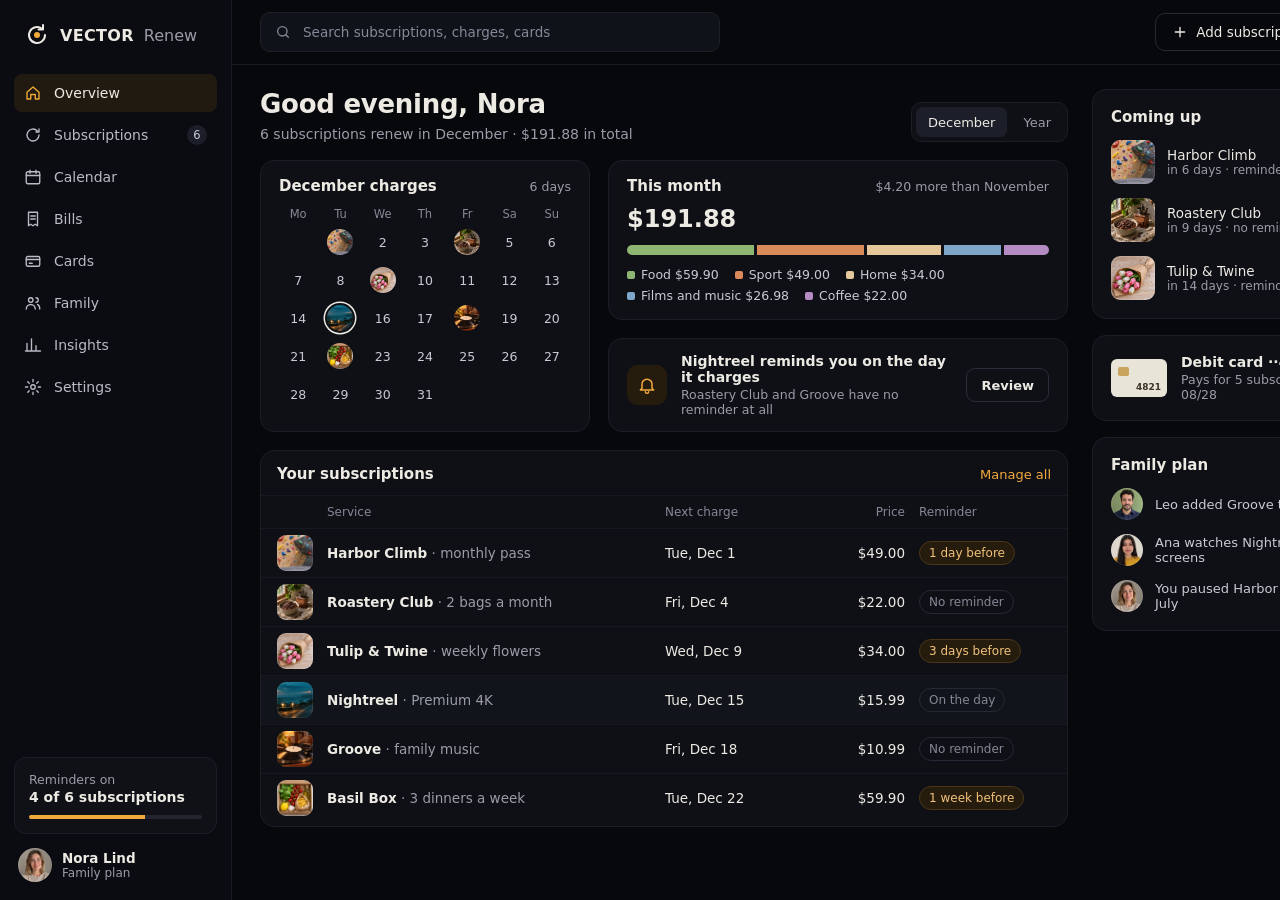
<file: index.html>
<!doctype html>
<html lang="en">
<head>
  <meta charset="utf-8">
  <meta name="viewport" content="width=device-width,initial-scale=1">
  <title>Remind Before the Charge — veraetogrex_portfolio</title>
  <link rel="stylesheet" href="style.css">
  <style>body{margin:0;min-height:100vh;display:grid;place-items:center;background:#07080c;overflow:auto}</style>
</head>
<body>
  <!-- Remind Before the Charge · the whole VECTOR Renew screen · zero dependencies · github.com/veraetogrex-portfolio -->
  <section class="sr" aria-label="VECTOR Renew" data-assets="assets/"></section>
  <script src="script.js"></script>
</body>
</html>
</file>
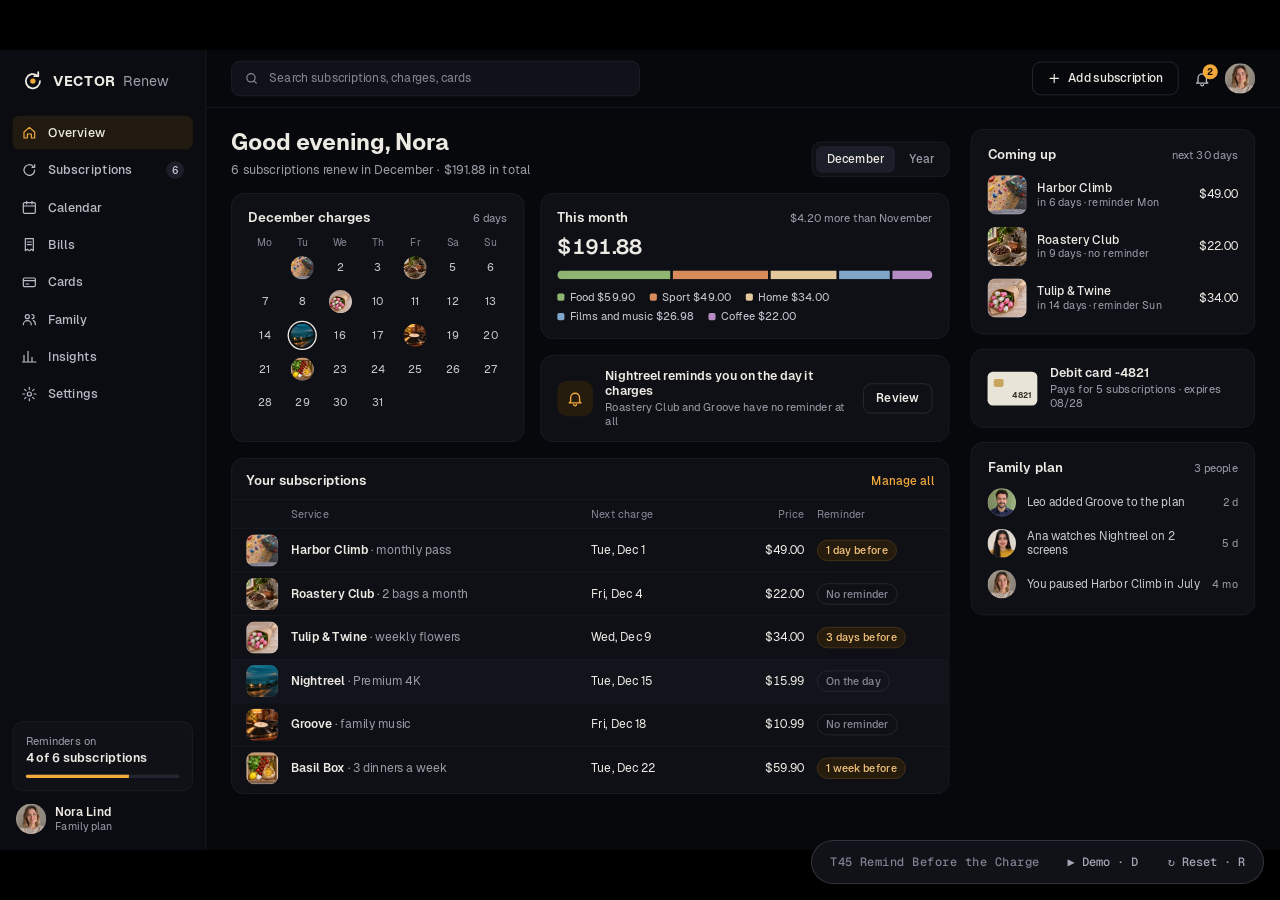
<file: mockup/sub-remind.html>
<!doctype html>
<html lang="en">
<head>
<meta charset="utf-8">
<meta name="viewport" content="width=device-width,initial-scale=1">
<title>T45 Remind Before the Charge — the bell leaves the charge day</title>
<link rel="stylesheet" href="_shared/nocturne.css">
<link rel="stylesheet" href="../style.css">
<style>
  /* the whole app screen from ../, in Nocturne type; no grid on the app screen */
  #stage{background:#07080C}
  #stage .sr{position:absolute;left:0;top:0;--font:var(--f-text)}
  body.autoplay #stage :focus-visible{outline:none}
  body.autoplay #li-cursor{transition:none}   /* visible from frame one, no fade at the loop seam */
  #li-cursor svg{transform:scale(1.5);transform-origin:4px 3px}   /* the hand stays readable in a phone-sized reel */
  #li-cursor.down svg{transform:scale(1.3)}
</style>
</head>
<body>
<div id="stage" data-title="T45 Remind Before the Charge" data-url="veraetogrex-portfolio.github.io/sub-remind">
  <section class="sr" aria-label="VECTOR Renew" data-assets="../assets/"></section>
</div>
<script src="_shared/stage.js"></script>
<script src="../script.js"></script>
<script>
const app = document.querySelector('.sr').renewApp;
const at = sel => { const r = Stage.rect(document.querySelector(sel)); return [r.cx, r.cy]; };
const REST = [1010, 610];
// one act: overview → Nightreel, the bell sits on the charge day → "3 days before", the bell moves to Sat 12 → Save, the push preview
Stage.init({
  reset: () => app.reset(),
  cursorStart: REST,
  async demo(s) {
    const t0 = performance.now();
    await s.until(t0, 1000);                          // the whole overview at rest first
    const [rx, ry] = at('[data-open]');
    await s.move([rx - 100, ry], 600);                // the Nightreel row, on the empty space after the name
    await s.until(t0, 1900);
    await s.click(null, { hold: 110 });               // → Nightreel: the bell stands on Tue 15 over the $15.99 tag
    await s.until(t0, 3000);
    const [ox, oy] = at('.sr-opt[data-lead="3"] input');
    await s.move([ox - 6, oy - 2], 550);              // on the left of the radio, so the hand does not cover "3 days before" and "Sat, Dec 12"
    await s.until(t0, 3800);
    await s.click(null, { hold: 120 });               // 3 days before: the bell lifts off the 15th and lands on Sat 12, 0.74 s, the bracket trails it
    await s.until(t0, 6150);                          // the camera holds the strip: bell on 12, tag on 15, "3 days to decide", 1.55 s
    const [sx, sy] = at('[data-save]');
    await s.move([sx + 120, sy - 8], 500);            // the upper right end of the button: the hand stays off "Reminder saved" and the note under it
    await s.until(t0, 6800);
    await s.click(null, { hold: 120 });               // Save reminder: "Reminder saved", the push for Sat, Dec 12 replaces the summary
    await s.until(t0, 9300);                          // close-up on the panel, then the camera pulls back to the whole screen and stops
  },
});
</script>
</body>
</html>
</file>
<file: style.css>
/* VECTOR Renew · remind before the charge — zero dependencies. The whole 1440×900 app screen. */
.sr{
  --sr-bg:#07080C; --sr-side:#0B0C11; --sr-panel:#0E1016; --sr-well:#10121A; --sr-tile:#0F1117; --sr-cell:#12141B;
  --sr-line:#191B23; --sr-line-2:#1E2029; --sr-line-3:#262935; --sr-row:#171922;
  --sr-text:#EDEAE3; --sr-text-2:#C9CBD4; --sr-muted:#9A9CA8; --sr-dim:#858896;
  --sr-bell:#F2A93B; --sr-bell-soft:#F2C27A; --sr-bell-bg:#261C0E; --sr-bell-pick:#1E170D; --sr-bell-nav:#211A10; --sr-bell-line:#4A3518; --sr-bell-edge:#6B4A1E; --sr-on-bell:#1A1206;
  --sr-paper:#EDEAE3; --sr-note-paper:#E9E4D8; --sr-ink:#14110C;
  --sr-ease:cubic-bezier(.77,0,.175,1); --sr-out:cubic-bezier(.16,1,.3,1); --sr-state:cubic-bezier(.23,1,.32,1);
  position:relative; width:1440px; height:900px; overflow:hidden; display:flex;
  background:var(--sr-bg); color:var(--sr-text); font-family:var(--font, Geist, system-ui, sans-serif);
  font-size:14px; line-height:normal; -webkit-font-smoothing:antialiased;
}
.sr :where(*, *::before, *::after){box-sizing:border-box}
.sr :where(h1, h2, p, fieldset, legend){margin:0; padding:0; border:0}
.sr :where(button){font:inherit; color:inherit; cursor:pointer; background:none; border:0; padding:0}
.sr :where(a){color:inherit; text-decoration:none}
.sr :where(img){display:block; max-width:none}
.sr :where(i){font-style:normal}
.sr :where(button, a, input):focus-visible{outline:2px solid var(--sr-bell); outline-offset:2px}
.sr .sr-sr{position:absolute; width:1px; height:1px; overflow:hidden; clip:rect(0 0 0 0); white-space:nowrap}
.sr .sr-ph{position:relative; overflow:hidden; display:block; flex:none; background:#1A1C24; outline:1px solid rgba(255,255,255,.08); outline-offset:-1px}
.sr .sr-ph img{width:100%; height:100%; object-fit:cover}
.sr .sr-card{background:var(--sr-panel); border:1px solid #1B1E27; border-radius:14px}
.sr .sr-muted{color:var(--sr-muted)}
.sr .sr-num{font-variant-numeric:tabular-nums}
.sr .sr-h2{font-size:15px; font-weight:600}
.sr .sr-sec-h{display:flex; align-items:baseline; justify-content:space-between}
.sr .sr-small{font-size:12.5px; color:var(--sr-muted)}
.sr .sr-link{font-size:13px; color:var(--sr-bell); font-weight:500}
.sr .sr-btn{height:34px; padding:0 14px; border-radius:9px; border:1px solid #2A2D39; font-size:13px; font-weight:600; transition:border-color .15s}
.sr .sr-btn:hover{border-color:#3A3E4C}

/* sidebar */
.sr .sr-side{width:232px; flex:none; background:var(--sr-side); border-right:1px solid var(--sr-line); display:flex; flex-direction:column; gap:4px; padding:22px 14px 18px}
.sr .sr-logo{display:flex; align-items:center; gap:10px; padding:0 10px 22px; font-size:16px}
.sr .sr-logo b{font-weight:700; letter-spacing:.02em}
.sr .sr-logo span{color:var(--sr-muted)}
.sr .sr-nav{display:flex; align-items:center; gap:12px; height:38px; padding:0 10px; border-radius:8px; color:#B9BBC6; font-weight:500; transition:background-color .2s, color .2s}
.sr .sr-nav:hover{color:var(--sr-text)}
.sr .sr-nav.is-on{background:var(--sr-bell-nav); color:var(--sr-text)}
.sr .sr-nav.is-on svg{color:var(--sr-bell)}
.sr .sr-count{margin-left:auto; min-width:20px; height:20px; border-radius:10px; background:#1C1F29; color:var(--sr-text-2); font-size:11.5px; display:grid; place-items:center}
.sr .sr-side-foot{margin-top:auto; display:flex; flex-direction:column; gap:14px}
.sr .sr-tile{padding:14px; border-radius:12px; background:var(--sr-tile); border:1px solid #1B1E27}
.sr .sr-bar{height:4px; border-radius:2px; background:#22252F; margin-top:10px; display:flex; overflow:hidden}
.sr .sr-bar span{background:var(--sr-bell)}
.sr .sr-me{display:flex; align-items:center; gap:10px; padding:0 4px}

/* top bar */
.sr .sr-col{flex:1; min-width:0; display:flex; flex-direction:column}
.sr .sr-top{height:65px; flex:none; display:flex; align-items:center; gap:14px; padding:0 28px; border-bottom:1px solid var(--sr-line)}
.sr .sr-search{flex:1; max-width:460px; height:40px; border-radius:10px; background:var(--sr-well); border:1px solid var(--sr-line-2); display:flex; align-items:center; gap:10px; padding:0 14px; color:var(--sr-dim); font-size:13.5px}
.sr .sr-search input{flex:1; border:0; background:transparent; color:var(--sr-text); font:inherit; outline:none}
.sr .sr-search input::placeholder{color:var(--sr-dim)}
.sr .sr-top-r{margin-left:auto; display:flex; align-items:center; gap:8px}
.sr .sr-ghost{height:38px; padding:0 16px; border-radius:10px; border:1px solid var(--sr-line-3); font-size:13.5px; font-weight:500; display:flex; align-items:center; gap:8px}
.sr .sr-ib{width:36px; height:36px; border-radius:50%; color:#B9BBC6; display:inline-grid; place-items:center; position:relative}
.sr .sr-dot{position:absolute; top:2px; right:0; min-width:17px; height:17px; border-radius:9px; background:var(--sr-bell); color:var(--sr-on-bell); font-size:10.5px; font-weight:700; display:grid; place-items:center}

/* views */
.sr .sr-views{flex:1; min-height:0; position:relative}
.sr .sr-view{position:absolute; inset:0; display:flex; opacity:0; visibility:hidden; transition:opacity .28s var(--sr-out), visibility 0s .28s}
.sr .sr-view.is-on{opacity:1; visibility:visible; transition:opacity .28s var(--sr-out)}

/* overview */
.sr .sr-over{gap:24px; padding:24px 28px}
.sr .sr-over-main{flex:1; min-width:0; display:flex; flex-direction:column; gap:18px}
.sr .sr-h1{font-size:26px; font-weight:700; letter-spacing:-.01em; line-height:1.2}
.sr .sr-sub{margin-top:6px; font-size:14px; color:var(--sr-muted)}
.sr .sr-tabs{display:flex; gap:4px; padding:4px; border-radius:10px; background:var(--sr-panel); border:1px solid #1B1E27}
.sr .sr-tabs button{height:30px; padding:0 12px; border-radius:7px; color:var(--sr-muted); font-size:13px; font-weight:500}
.sr .sr-tabs button[aria-pressed="true"]{background:#1C1F29; color:var(--sr-text)}
.sr .sr-cal{display:grid; grid-template-columns:repeat(7, 1fr); gap:4px; text-align:center}
.sr .sr-cal-h{font-size:11.5px; color:var(--sr-dim); margin-bottom:4px}
.sr .sr-cd{height:34px; border-radius:8px; display:grid; place-items:center; font-size:12.5px; color:var(--sr-text-2); position:relative}
.sr .sr-cd .sr-t{position:absolute; left:50%; top:50%; width:26px; height:26px; margin:-13px 0 0 -13px; border-radius:50%; overflow:hidden; background:#1A1C24; box-shadow:0 0 0 2px var(--sr-panel)}
.sr .sr-cd .sr-t img{width:100%; height:100%; object-fit:cover}
.sr .sr-cd .sr-t.is-pick{box-shadow:0 0 0 2px var(--sr-panel), 0 0 0 3.5px var(--sr-text)}
.sr .sr-split{height:10px; border-radius:5px; display:flex; gap:3px; overflow:hidden}
.sr .sr-legend{display:flex; flex-wrap:wrap; gap:6px 16px; margin-top:12px; font-size:12.5px; color:var(--sr-text-2)}
.sr .sr-legend span{display:flex; align-items:center; gap:6px}
.sr .sr-legend i{width:8px; height:8px; border-radius:2px}
.sr .sr-hint-ic{width:40px; height:40px; border-radius:11px; background:var(--sr-bell-bg); display:grid; place-items:center; color:var(--sr-bell); flex:none}
.sr .sr-row{display:grid; grid-template-columns:36px 1fr 130px 96px 132px; align-items:center; gap:14px; height:49px; padding:0 16px; border-top:1px solid var(--sr-row); font-size:13.5px; transition:background-color .15s}
.sr a.sr-row:hover, .sr a.sr-row.li-hover{background:#141720}
.sr .sr-row.is-flag{background:var(--sr-cell)}
.sr .sr-row-h{height:33px; font-size:12px; color:var(--sr-dim)}
.sr .sr-row b{font-weight:600}
.sr .sr-rem{display:inline-flex; align-items:center; gap:6px; height:24px; padding:0 9px; border-radius:12px; font-size:12px; font-weight:500; white-space:nowrap; border:1px solid #262935; color:var(--sr-dim)}
.sr .sr-rem.is-on{background:var(--sr-bell-bg); color:var(--sr-bell-soft); border-color:var(--sr-bell-line)}
.sr .sr-over-side{width:320px; flex:none; display:flex; flex-direction:column; gap:16px}
.sr .sr-box{padding:18px; display:flex; flex-direction:column; gap:14px}
.sr .sr-li{display:flex; align-items:center; gap:12px}
.sr .sr-li > div{flex:1}
.sr .sr-card-chip{width:56px; height:38px; border-radius:6px; background:var(--sr-note-paper); position:relative; flex:none}
.sr .sr-feed{display:flex; gap:12px; align-items:center; font-size:13px; color:var(--sr-text-2)}
.sr .sr-feed span:nth-child(2){flex:1}
.sr .sr-feed span:last-child{font-size:12px; color:var(--sr-muted)}

/* subscription */
.sr .sr-sub-main{flex:1; min-width:0; display:flex; flex-direction:column; gap:16px; padding:20px 28px}
.sr .sr-crumbs{font-size:13px; color:var(--sr-muted)}
.sr .sr-crumbs a{color:var(--sr-text-2)}
.sr .sr-chip{display:inline-flex; align-items:center; gap:6px; height:26px; padding:0 10px; border-radius:13px; border:1px solid var(--sr-line-3); font-size:12.5px; color:var(--sr-text-2); white-space:nowrap}
.sr .sr-strip{position:relative; width:780px; height:140px}
.sr .sr-days{display:flex; gap:4px}
.sr .sr-day{width:52px; height:140px; border-radius:10px; background:var(--sr-cell); border:1px solid var(--sr-line); padding-top:10px; text-align:center; flex:none;
  transition:background-color .25s var(--sr-state), border-color .25s var(--sr-state)}
.sr .sr-day .w{display:block; font-size:11.5px; color:var(--sr-dim)}
.sr .sr-day .n{display:block; font-size:18px; font-weight:600; margin-top:3px; font-variant-numeric:tabular-nums; transition:color .25s var(--sr-state)}
.sr .sr-day.we .n{color:var(--sr-muted)}
.sr .sr-day.is-charge{background:#171A22; border-color:#3A3D49}
.sr .sr-day.is-charge .n{color:var(--sr-text)}
/* the day the bell lands on lights up once the bell is there */
.sr .sr-day.is-remind:not(.is-charge){background:var(--sr-bell-bg); border-color:var(--sr-bell-edge); transition-delay:.62s}
.sr .sr-day.is-remind:not(.is-charge) .n{color:var(--sr-bell-soft); transition-delay:.62s}
/* the charge tag: a paper object, it never moves */
.sr .sr-tag{position:absolute; left:499px; top:102px; width:62px; height:28px; border-radius:7px; background:var(--sr-paper); color:var(--sr-ink); font-size:13px; font-weight:700; display:grid; place-items:center; font-variant-numeric:tabular-nums; box-shadow:0 2px 6px rgba(0,0,0,.45)}
/* the reminder bell: one transform carries it along the strip, the inner block lifts it off the date */
.sr .sr-bell{position:absolute; left:510px; top:62px; width:40px; height:30px; transform:translateX(calc(var(--lead, 0) * -56px)); transition:transform .74s var(--sr-ease); z-index:2}
.sr .sr-bell i{width:100%; height:100%; border-radius:8px; background:var(--sr-bell); color:var(--sr-on-bell); display:grid; place-items:center; box-shadow:0 2px 6px rgba(0,0,0,.45)}
.sr .sr-bell.is-hop i{animation:sr-hop .74s var(--sr-ease)}
@keyframes sr-hop{
  0%{transform:none; box-shadow:0 2px 6px rgba(0,0,0,.45)}
  30%{transform:translateY(-12px) scale(1.08); box-shadow:0 16px 22px rgba(0,0,0,.6)}
  72%{transform:translateY(-8px) scale(1.06); box-shadow:0 12px 18px rgba(0,0,0,.55)}
  100%{transform:none; box-shadow:0 2px 6px rgba(0,0,0,.45)}
}
/* the bracket from the bell to the charge: a 7-day line scaled from its right end, it trails the bell */
.sr .sr-span{position:absolute; left:158px; top:76px; width:372px; border-top:2px solid var(--sr-bell); transform-origin:100% 0; transform:scaleX(var(--span, 0)); transition:transform .74s var(--sr-ease)}
.sr .sr-tick{position:absolute; left:528px; top:76px; height:26px; border-left:2px solid var(--sr-bell); opacity:0; transition:opacity .2s}
.sr .sr-span-t{position:absolute; top:56px; width:140px; text-align:center; font-size:12.5px; font-weight:600; color:var(--sr-bell-soft); white-space:nowrap; opacity:0; transform:translateY(4px); transition:opacity .2s, transform .2s var(--sr-out)}
.sr .sr-span-t span{background:var(--sr-panel); border-radius:4px; padding:0 4px}
.sr[data-lead]:not([data-lead="0"]) .sr-tick{opacity:1}
.sr[data-lead]:not([data-lead="0"]) .sr-span-t{opacity:1; transform:none; transition:opacity .3s .6s, transform .3s .6s var(--sr-out)}
.sr .sr-hist{display:grid; grid-template-columns:1fr 92px 64px; align-items:center; height:41px; border-top:1px solid var(--sr-row); font-size:13.5px}
.sr .sr-watch{display:flex; align-items:center; gap:12px}
.sr .sr-watch > div{flex:1}
.sr .sr-watch .sr-bar span{background:var(--sr-text-2); border-radius:2px}

/* reminder panel */
.sr .sr-rp{width:340px; flex:none; border-left:1px solid var(--sr-line); background:var(--sr-side); padding:22px 24px 20px; display:flex; flex-direction:column; gap:16px}
.sr .sr-rp h2{font-size:17px; font-weight:600}
.sr .sr-label{font-size:12.5px; color:var(--sr-muted); margin-bottom:8px}
.sr .sr-opts{display:flex; flex-direction:column; gap:8px}
.sr .sr-opt{display:flex; align-items:center; gap:12px; padding:11px 14px; border-radius:12px; border:1px solid var(--sr-line-3); cursor:pointer; transition:border-color .15s, background-color .15s}
.sr .sr-opt:hover, .sr .sr-opt.li-hover{border-color:#4A3E2A}
.sr .sr-opt:has(input:checked){border-color:var(--sr-bell); background:var(--sr-bell-pick)}
.sr .sr-opt input{width:16px; height:16px; accent-color:var(--sr-bell); margin:0; flex:none}
.sr .sr-opt b{display:block; font-size:14px; font-weight:600}
.sr .sr-opt small{display:block; font-size:12.5px; color:var(--sr-muted); margin-top:2px}
.sr .sr-segs{display:flex; gap:4px; padding:4px; border-radius:10px; background:var(--sr-cell); border:1px solid var(--sr-line-2)}
.sr .sr-seg{flex:1; height:34px; border-radius:7px; color:#B9BBC6; font-size:13px; font-weight:500}
.sr .sr-seg[aria-pressed="true"]{background:#22252F; color:var(--sr-text)}
.sr .sr-time{height:32px; padding:0 12px; border-radius:9px; border:1px solid var(--sr-line-3); display:inline-flex; align-items:center; gap:8px; font-variant-numeric:tabular-nums}
.sr .sr-sw{width:34px; height:20px; border-radius:10px; background:#2A2D39; position:relative; flex:none; transition:background-color .15s}
.sr .sr-sw i{position:absolute; left:2px; top:2px; width:16px; height:16px; border-radius:50%; background:var(--sr-text-2); transition:transform .2s var(--sr-state), background-color .15s}
.sr .sr-sw[aria-checked="true"]{background:var(--sr-bell)}
.sr .sr-sw[aria-checked="true"] i{transform:translateX(14px); background:var(--sr-on-bell)}
/* summary and notification share one slot: the dark summary gives way to the paper notification */
.sr .sr-slot{display:grid}
.sr .sr-slot > *{grid-area:1 / 1}
.sr .sr-sum{align-self:start; border-radius:12px; background:var(--sr-cell); border:1px solid var(--sr-line-2); padding:12px 14px; display:flex; flex-direction:column; gap:8px; font-size:13px; transition:opacity .15s}
.sr .sr-sum > div{display:flex; justify-content:space-between}
.sr .sr-sum-r{color:var(--sr-bell-soft); font-weight:600}
.sr .sr-note{border-radius:12px; background:var(--sr-note-paper); color:var(--sr-ink); padding:12px 14px; display:flex; gap:12px; align-items:flex-start; box-shadow:0 6px 18px rgba(0,0,0,.5);
  opacity:0; visibility:hidden; transform:translateY(14px) scale(.96); transform-origin:50% 100%; transition:opacity .2s, transform .2s, visibility 0s .2s}
.sr .sr-note > div{flex:1; min-width:0}
.sr .sr-note-h{display:flex; justify-content:space-between; font-size:11.5px; color:#5C574C}
.sr .sr-note-t{font-size:13.5px; font-weight:700; margin-top:2px}
.sr .sr-note-s{font-size:12.5px; color:#3A3428; margin-top:2px}
.sr[data-saved="true"] .sr-sum{opacity:0}
.sr[data-saved="true"] .sr-note{opacity:1; visibility:visible; transform:none; transition:opacity .25s .08s, transform .5s .08s var(--sr-out)}
.sr .sr-act{margin-top:auto; display:flex; flex-direction:column; gap:10px}
.sr .sr-save{height:46px; border-radius:12px; border:1px solid var(--sr-line-3); background:#14161D; color:var(--sr-dim); font-size:15px; font-weight:600; display:flex; align-items:center; justify-content:center; gap:8px;
  transition:background-color .2s, color .2s, border-color .2s, transform .15s var(--sr-out)}
.sr .sr-save:disabled{cursor:default}
.sr .sr-save:not(:disabled){background:var(--sr-bell); border-color:var(--sr-bell); color:var(--sr-on-bell)}
.sr .sr-save:not(:disabled):active{transform:scale(.97)}
.sr .sr-save svg{display:none}
.sr[data-saved="true"] .sr-save{background:var(--sr-bell-bg); border-color:var(--sr-bell); color:var(--sr-text)}
.sr[data-saved="true"] .sr-save svg{display:block; color:var(--sr-bell); animation:sr-pop .3s var(--sr-out)}
.sr .sr-foot{font-size:12px; color:var(--sr-muted); text-align:center}
@keyframes sr-pop{from{transform:scale(.25); opacity:0}}

.sr.is-instant *, .sr.is-instant *::before{transition:none !important; animation:none !important}

@media (prefers-reduced-motion: reduce){
  .sr .sr-bell, .sr .sr-span, .sr .sr-view, .sr .sr-note{transition-duration:.01s}
  .sr .sr-bell.is-hop i{animation:none}
}
</file>
<file: mockup/_shared/nocturne.css>
/* Nocturne — shared base styles for the mockups */
@font-face{font-family:"Chakra Petch";font-weight:500;font-display:swap;src:url(fonts/chakra-petch-latin-500-normal.woff2) format("woff2")}
@font-face{font-family:"Chakra Petch";font-weight:600;font-display:swap;src:url(fonts/chakra-petch-latin-600-normal.woff2) format("woff2")}
@font-face{font-family:"Chakra Petch";font-weight:700;font-display:swap;src:url(fonts/chakra-petch-latin-700-normal.woff2) format("woff2")}
@font-face{font-family:"Geist";font-weight:400;font-display:swap;src:url(fonts/geist-sans-latin-400-normal.woff2) format("woff2")}
@font-face{font-family:"Geist";font-weight:500;font-display:swap;src:url(fonts/geist-sans-latin-500-normal.woff2) format("woff2")}
@font-face{font-family:"Geist";font-weight:600;font-display:swap;src:url(fonts/geist-sans-latin-600-normal.woff2) format("woff2")}
@font-face{font-family:"Geist";font-weight:700;font-display:swap;src:url(fonts/geist-sans-latin-700-normal.woff2) format("woff2")}
@font-face{font-family:"Geist Mono";font-weight:400;font-display:swap;src:url(fonts/geist-mono-latin-400-normal.woff2) format("woff2")}
@font-face{font-family:"Geist Mono";font-weight:500;font-display:swap;src:url(fonts/geist-mono-latin-500-normal.woff2) format("woff2")}

:root{
  --void:#07080C; --panel:#0E1016; --panel-2:#111218; --raise:#1A1B24; --raise-2:#22252F;
  --glass:rgba(255,255,255,.05); --glass-strong:rgba(255,255,255,.12);
  --line:rgba(255,255,255,.08); --line-2:rgba(255,255,255,.14);
  --text:#F2F3F7; --text-2:#A4A7B6; --text-3:#7F8293;
  --pulse:#7C6CFF; --pulse-btn:#6A5AF9; --pulse-soft:#A69BFF; --pulse-pale:#C9C2FF;
  --ion:#3FE0D0; --flare:#FF7A45; --pink:#FF6FB5; --amber:#FFB547;
  --daylight:#F4F5F8;
  --r-field:10px; --r-card:14px; --r-panel:20px;
  --f-display:"Chakra Petch","Geist",system-ui,sans-serif;
  --f-text:"Geist","Inter",system-ui,-apple-system,sans-serif;
  --f-mono:"Geist Mono",ui-monospace,"SF Mono",Menlo,monospace;
  --ease-out:cubic-bezier(.2,.8,.2,1);
  --ease-io:cubic-bezier(.65,0,.35,1);
  --ease-back:cubic-bezier(.34,1.56,.64,1);
}
*,*::before,*::after{box-sizing:border-box}
html,body{margin:0;height:100%;background:#000;color:var(--text);font-family:var(--f-text);-webkit-font-smoothing:antialiased;overflow:hidden}
button,input,textarea{font:inherit;color:inherit}
button{cursor:pointer;background:none;border:0;padding:0}

/* viewport and scaling */
.li-viewport{position:fixed;inset:0;overflow:hidden;background:#000}
.li-shell{position:absolute;left:50%;top:50%;transform-origin:50% 50%}
#stage{position:relative;width:1440px;height:900px;overflow:hidden;background:var(--void);isolation:isolate}
#stage.grid::before{content:"";position:absolute;inset:0;pointer-events:none;z-index:0;
  background-image:linear-gradient(var(--line) 1px,transparent 1px),linear-gradient(90deg,var(--line) 1px,transparent 1px);
  background-size:48px 48px;background-position:-1px -1px;opacity:.45;
  -webkit-mask-image:radial-gradient(ellipse 75% 70% at 50% 50%,#000 30%,transparent 100%);
          mask-image:radial-gradient(ellipse 75% 70% at 50% 50%,#000 30%,transparent 100%)}

/* browser frame (?frame) */
.li-browser{width:1440px;border-radius:18px;overflow:hidden;background:#15161D;box-shadow:0 0 0 1px rgba(255,255,255,.08),0 40px 120px rgba(0,0,0,.6)}
.li-browser-bar{height:46px;display:flex;align-items:center;gap:16px;padding:0 18px;background:#121319;border-bottom:1px solid var(--line)}
.li-dots{display:flex;gap:8px}.li-dots i{width:12px;height:12px;border-radius:50%;background:#2A2C36;display:block}
.li-dots i:nth-child(1){background:#FF5F57}.li-dots i:nth-child(2){background:#FEBC2E}.li-dots i:nth-child(3){background:#28C840}
.li-url{flex:0 1 520px;margin:0 auto;height:28px;border-radius:8px;background:#1C1D25;display:flex;align-items:center;justify-content:center;gap:8px;font:500 13px var(--f-mono);color:var(--text-2);letter-spacing:.02em}
.li-url::before{content:"";width:9px;height:11px;border:1.5px solid var(--text-3);border-radius:2px 2px 3px 3px;border-top-width:4px;opacity:.7}

/* demo cursor */
#li-cursor{position:absolute;left:0;top:0;width:28px;height:28px;z-index:9999;pointer-events:none;opacity:0;transition:opacity .2s;will-change:transform;filter:drop-shadow(0 4px 10px rgba(0,0,0,.55))}
#li-cursor.on{opacity:1}
#li-cursor svg{display:block;transform-origin:4px 3px;transition:transform .12s var(--ease-out)}
#li-cursor.down svg{transform:scale(.82)}
#li-cursor.grab .arrow{display:none}#li-cursor:not(.grab) .hand{display:none}
.li-ripple{position:absolute;width:44px;height:44px;margin:-22px 0 0 -22px;border-radius:50%;border:2px solid rgba(255,255,255,.85);pointer-events:none;z-index:9998;animation:li-ripple .5s var(--ease-out) forwards}
@keyframes li-ripple{from{transform:scale(.3);opacity:.9}to{transform:scale(1.35);opacity:0}}
#stage.demo-running, #stage.demo-running *{cursor:none!important}

/* control pill outside the stage (interactive mode only) */
.li-controls{position:fixed;right:16px;bottom:16px;z-index:10;display:flex;gap:6px;padding:6px;border-radius:999px;background:rgba(20,21,28,.86);border:1px solid var(--line-2);backdrop-filter:blur(10px);font:500 12px var(--f-mono);letter-spacing:.04em}
.li-controls button{padding:7px 12px;border-radius:999px;color:var(--text-2)}
.li-controls button:hover{background:var(--raise-2);color:var(--text)}
.li-controls .li-title{padding:7px 10px 7px 12px;color:var(--text-3)}
body.autoplay .li-controls,body.clean .li-controls{display:none}

/* shared primitives */
.mono{font-family:var(--f-mono);letter-spacing:.08em;text-transform:uppercase}
.display{font-family:var(--f-display);text-transform:uppercase;letter-spacing:.02em}
.btn{display:inline-flex;align-items:center;justify-content:center;gap:10px;height:52px;padding:0 26px;border-radius:var(--r-field);background:var(--pulse-btn);color:#fff;font:600 17px var(--f-text);box-shadow:0 0 0 1px rgba(255,255,255,.1) inset,0 10px 30px -10px rgba(124,108,255,.8)}
.btn.ghost{background:var(--glass);box-shadow:0 0 0 1px var(--line-2) inset;color:var(--text)}
.field{height:56px;border-radius:var(--r-field);background:rgba(255,255,255,.035);border:1px solid var(--line-2);padding:0 18px;display:flex;align-items:center;font-size:18px;color:var(--text);outline:none;transition:border-color .2s,box-shadow .2s}
.field:focus,.field.focus{border-color:var(--pulse);box-shadow:0 0 0 4px rgba(124,108,255,.18)}
.card{background:var(--panel);border:1px solid var(--line);border-radius:var(--r-panel)}
.hud-corners{position:absolute;inset:-10px;pointer-events:none;
  background:
   linear-gradient(var(--c,var(--line-2)) 0 0) left top/18px 1px no-repeat,linear-gradient(var(--c,var(--line-2)) 0 0) left top/1px 18px no-repeat,
   linear-gradient(var(--c,var(--line-2)) 0 0) right top/18px 1px no-repeat,linear-gradient(var(--c,var(--line-2)) 0 0) right top/1px 18px no-repeat,
   linear-gradient(var(--c,var(--line-2)) 0 0) left bottom/18px 1px no-repeat,linear-gradient(var(--c,var(--line-2)) 0 0) left bottom/1px 18px no-repeat,
   linear-gradient(var(--c,var(--line-2)) 0 0) right bottom/18px 1px no-repeat,linear-gradient(var(--c,var(--line-2)) 0 0) right bottom/1px 18px no-repeat}
.status-line{position:absolute;left:48px;right:48px;bottom:28px;display:flex;justify-content:space-between;font:500 12px var(--f-mono);letter-spacing:.14em;text-transform:uppercase;color:var(--text-3);z-index:2}

@media (prefers-reduced-motion: reduce){
  *,*::before,*::after{animation-duration:150ms!important;transition-duration:150ms!important}
}
</file>
